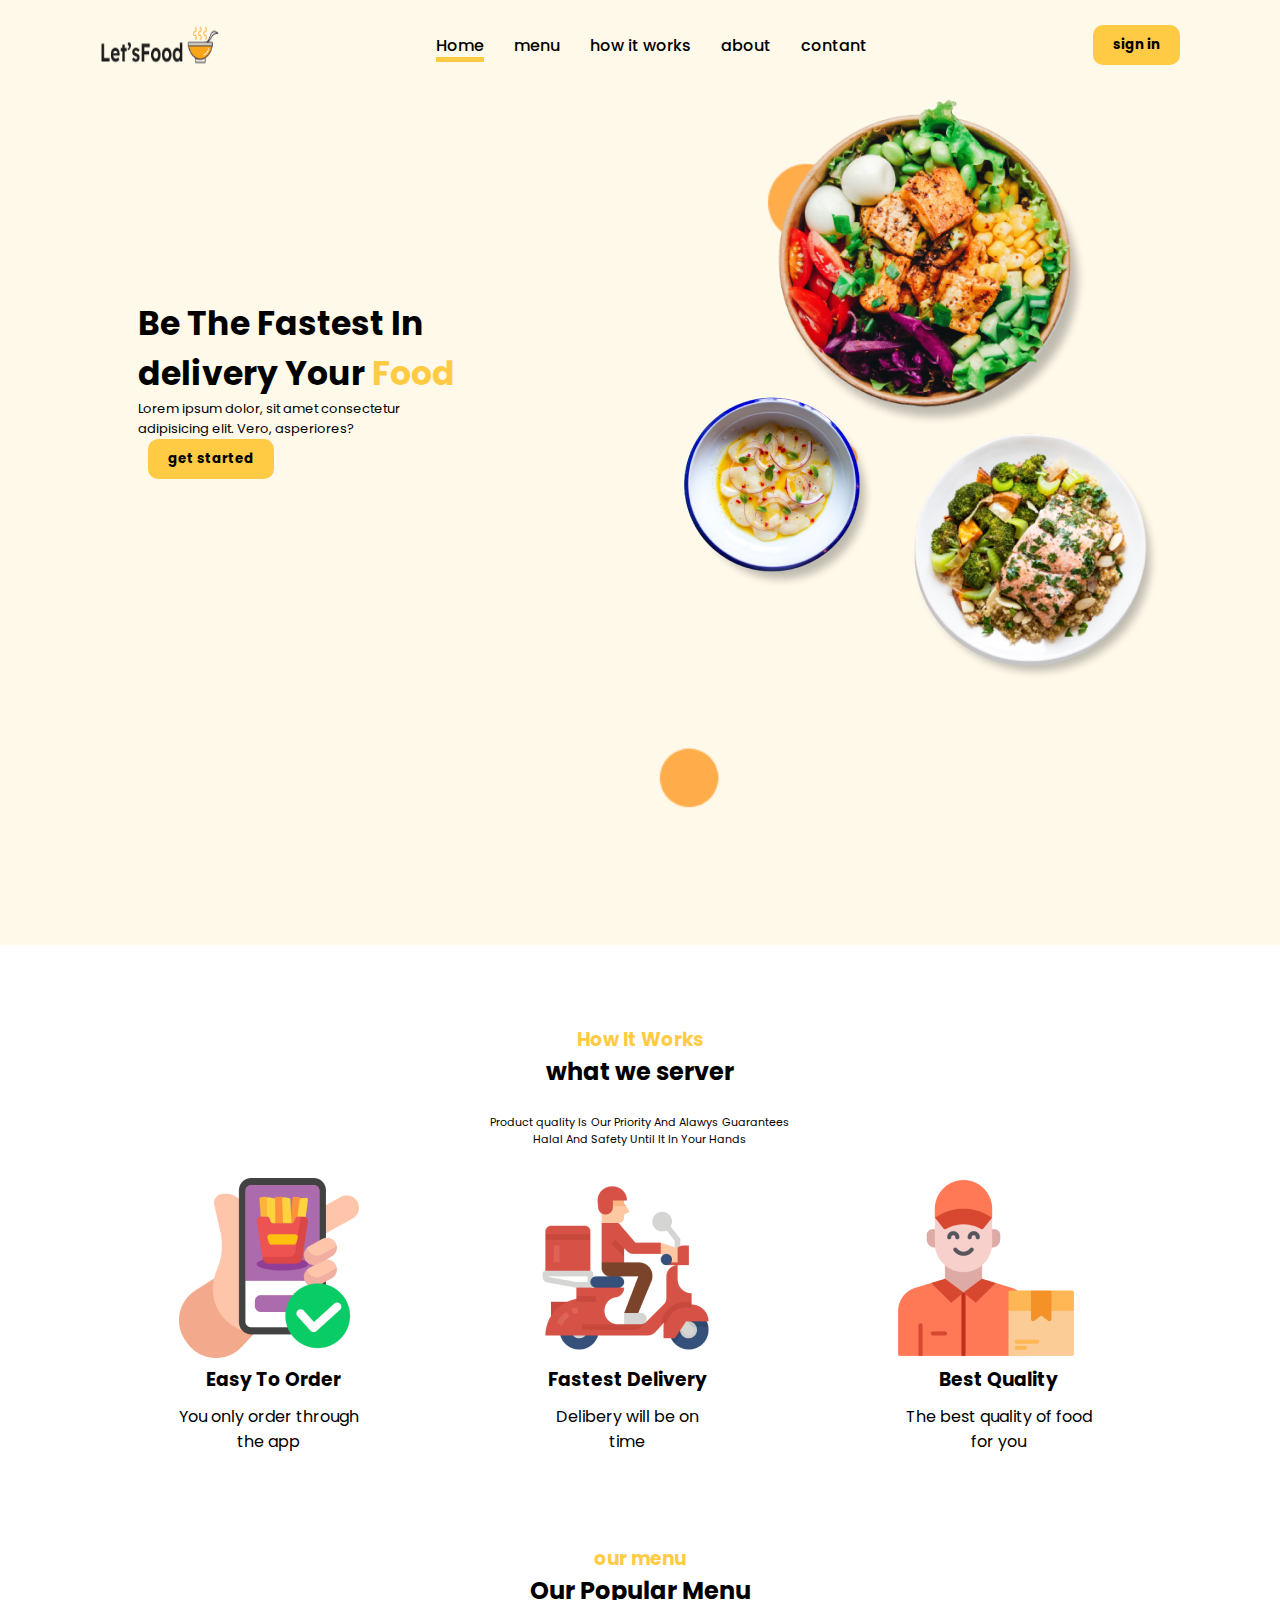
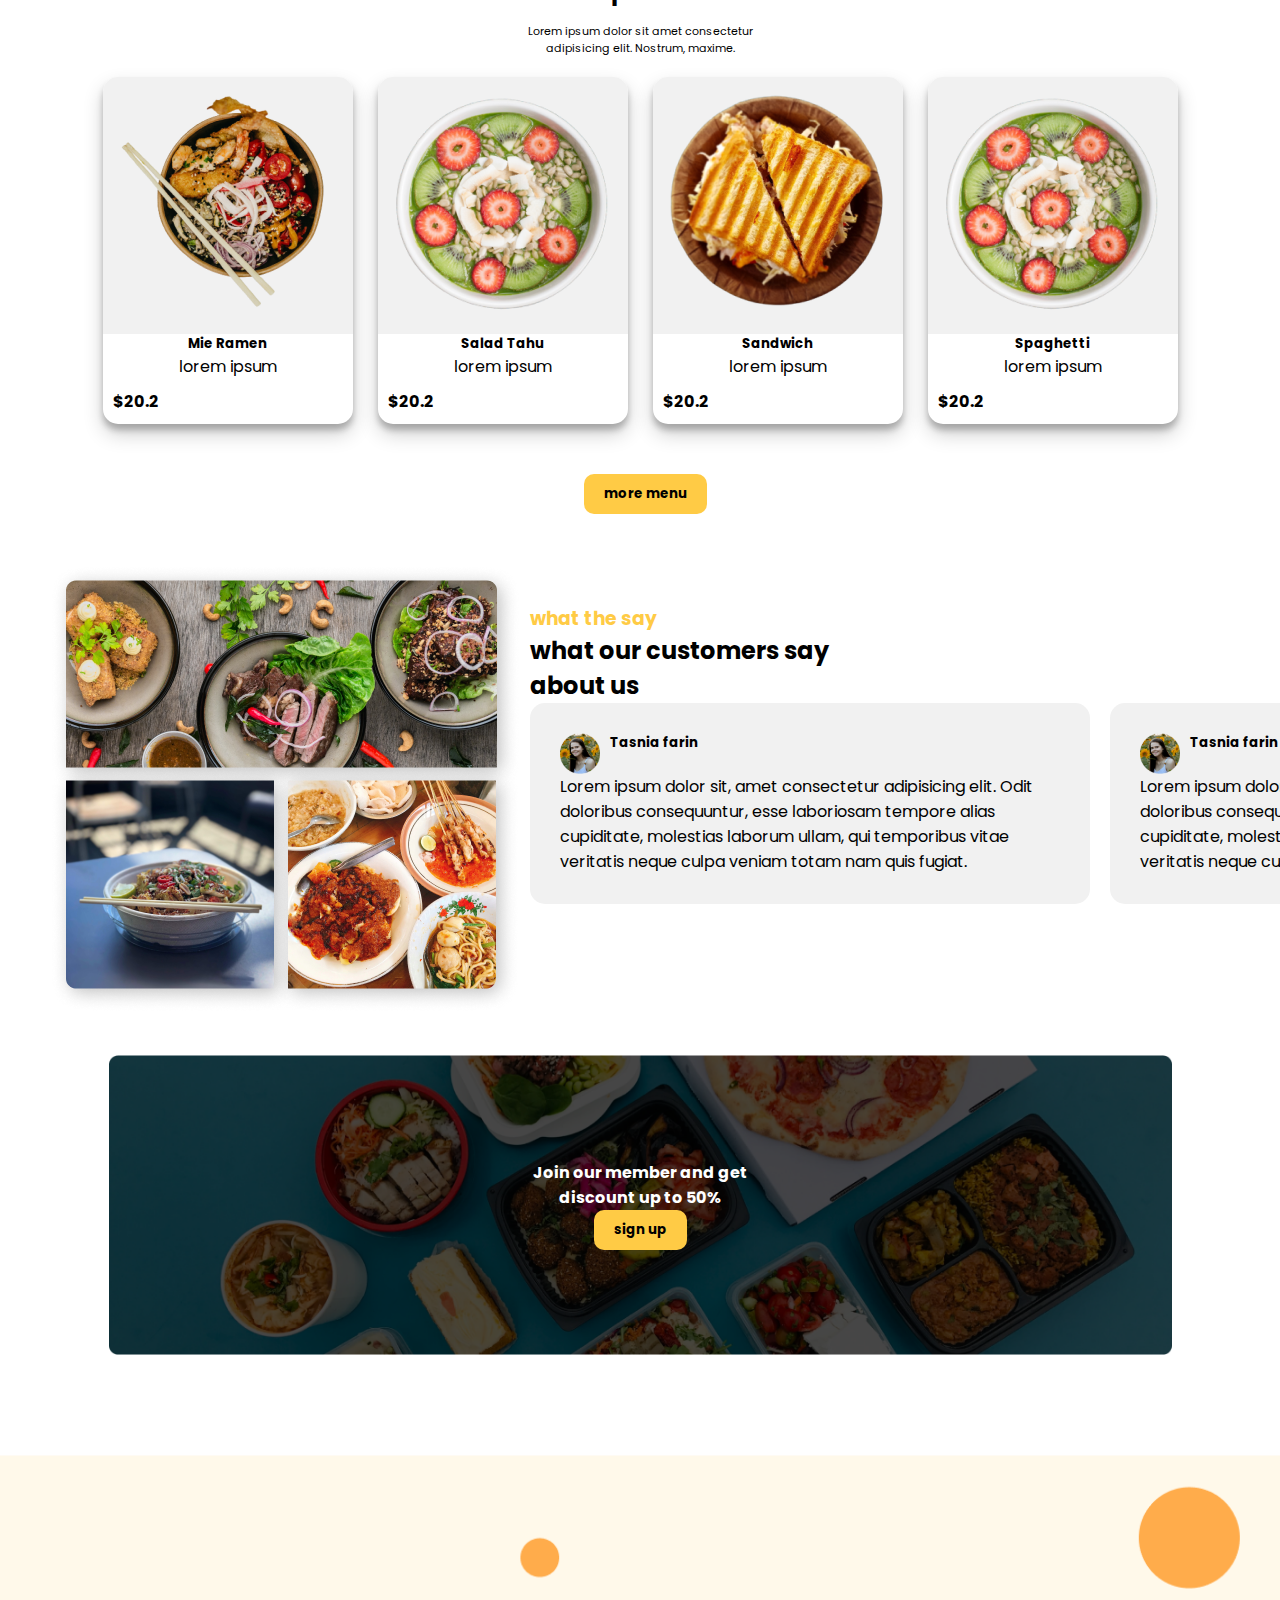
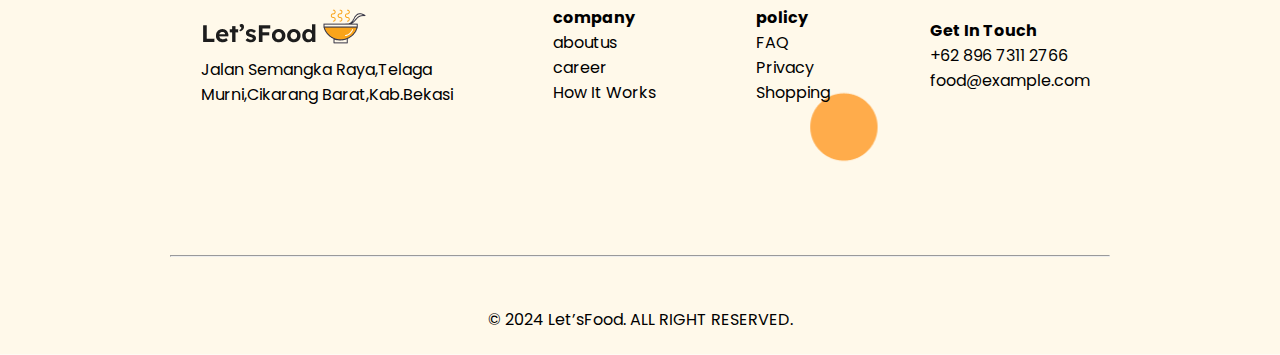
<file: index.html>
<!DOCTYPE html>
<html lang="en">

<head>

    <meta charset="UTF-8">
    <meta name="viewport" content="width=device-width, initial-scale=1.0">
    <title>food cart</title>
    <link rel="stylesheet" href="./style/style.css">
    <link rel="stylesheet" href="https://cdnjs.cloudflare.com/ajax/libs/font-awesome/6.6.0/css/all.min.css"
        integrity="sha512-Kc323vGBEqzTmouAECnVceyQqyqdsSiqLQISBL29aUW4U/M7pSPA/gEUZQqv1cwx4OnYxTxve5UMg5GT6L4JJg=="
        crossorigin="anonymous" referrerpolicy="no-referrer" />
    <link rel="preconnect" href="https://fonts.googleapis.com">
    <link rel="preconnect" href="https://fonts.gstatic.com" crossorigin>
    <link
        href="https://fonts.googleapis.com/css2?family=Poppins:ital,wght@0,100;0,200;0,300;0,400;0,500;0,600;0,700;0,800;0,900;1,100;1,200;1,300;1,400;1,500;1,600;1,700;1,800;1,900&display=swap"
        rel="stylesheet">

</head>

<body>
    <header class="top-header">
        <nav class="nav-container">
            <img height="50px" width="120px" src="./images/logo.png" alt="">
            <ul class="nav-menu">
                <li><a style="border-bottom:5px solid #ffcb45;" href="">Home</a></li>
                <li><a href="">menu</a></li>
                <li><a href="">how it works</a></li>
                <li><a href="">about</a></li>
                <li><a href="">contant</a></li>
            </ul>
            <div class="nav-icon">
                <i class="fa-solid fa-magnifying-glass fa-xl"></i>
                <i class="fa-solid fa-cart-shopping fa-xl"></i>

                <button class="sign-in-button"><i class="fa-solid fa-arrow-right-to-bracket"></i>sign in </button>


            </div>

        </nav>

    </header>
    <main>

        <!-- Hero section -->
        <section class="hero-container">
            <div class="hero-parent">
                <div class="hero-text">
                    <div>
                        <h2 style="font-size: 33px ;line-height: 50px;">Be The Fastest In<br> delivery Your <span
                                style=color:#ffcb45>Food</span></h2>
                        <p style="font-size: 13px;">Lorem ipsum dolor, sit amet consectetur<br> adipisicing elit. Vero,
                            asperiores?</p>
                        <button class="sign-in-button">get started </button>

                    </div>


                </div>
                <div>
                    <img src="./images/img-hero (1).png" alt="">
                </div>
            </div>



        </section>
        <section class="serves-container">
            <h3 style="color: #ffcb45; text-align: center;">How It Works</h3>
            <h2 style="text-align: center;">what we server</h2>
            <p style="font-size: 11px; text-align: center; margin-top: 25px;">Product quality Is Our Priority And Alawys
                Guarantees<br>Halal And Safety Until It In Your Hands</p>
            <section class="image">
                <div>
                    <img src="./images/order 1 (1).png" alt="">
                    <h3 style="margin-left: 10px; text-align: center;">Easy To Order</h3>
                    <p style="margin-top: 10px; text-align: center;">You only order through<br> the app</p>
                </div>
                <div>
                    <img src="./images/delivery 1 (1).png" alt="">
                    <h3 style="text-align: center;">Fastest Delivery</h3>
                    <p style="margin-top: 10px; text-align: center;">Delibery will be on <br>time</p>
                </div>
                <div>
                    <img src="./images/courier 1 (1).png" alt="">
                    <h3 style="text-align: center;">Best Quality</h3>
                    <p style="margin: 10px;text-align: center; ">The best quality of food <br>for you</p>
                </div>

            </section>

        </section>
        <!-- popular menu -->
        <section class="popular-container">
            <h3 style="color: #ffcb45; text-align: center; ">our menu</h3>
            <h2 style="text-align: center;">Our Popular Menu</h2>
            <p style="font-size: 11px; text-align: center; margin-top:15px;">Lorem ipsum dolor sit amet consectetur
                <br>adipisicing elit. Nostrum, maxime.</p>
            <section class="populer-content">
                <div
                    style="box-shadow: rgba(0, 0, 0, 0.19) 0px 10px 20px, rgba(0, 0, 0, 0.23) 0px 6px 6px; border-radius:15px">
                    <div class="img-container">
                        <img src="./images/unsplash_G6wx5j5-dR8.png" alt="">
                    </div>

                    <h5 style="justify-content: center; display: flex;">Mie Ramen</h5>
                    <p style="justify-content: center; display: flex;">lorem ipsum</p>

                    <div class="element">
                        <p style="font-weight: bold;">$20.2</p>
                        <i class="fa-solid fa-heart" style="color: #ffcb45;"></i>
                    </div>
                </div>
                <div
                    style="box-shadow: rgba(0, 0, 0, 0.19) 0px 10px 20px, rgba(0, 0, 0, 0.23) 0px 6px 6px; border-radius:15px">
                    <div class="img-container">
                        <img src="./images/unsplash_zBONkjGFGko (2).png" alt="">
                    </div>

                    <h5 style="justify-content: center; display: flex;">Salad Tahu</h5>
                    <p style="justify-content: center;display: flex;">lorem ipsum</p>
                    <div class="element">
                        <p style="font-weight: bold;">$20.2</p>
                        <i class="fa-solid fa-heart" style="color:#616161 ;"></i>
                    </div>

                </div>
                <div
                    style="box-shadow: rgba(0, 0, 0, 0.19) 0px 10px 20px, rgba(0, 0, 0, 0.23) 0px 6px 6px; border-radius:15px">
                    <div class="img-container">
                        <img src="./images/unsplash_SqYmTDQYMjo (1).png" alt="">
                    </div>
                    <h5 style=" justify-content: center;display: flex;">Sandwich</h5>
                    <p style=" justify-content: center;display: flex;">lorem ipsum</p>
                    <div class="element">
                        <p style="font-weight: bold;">$20.2</p>
                        <i class="fa-solid fa-heart" style="color:#616161;"></i>
                    </div>
                </div>
                <div
                    style="box-shadow: rgba(0, 0, 0, 0.19) 0px 10px 20px, rgba(0, 0, 0, 0.23) 0px 6px 6px; border-radius:15px">
                    <div class="img-container">
                        <img src="./images/unsplash_zBONkjGFGko (2).png" alt="">
                    </div>

                    <h5 style="justify-content: center;display: flex;">Spaghetti</h5>
                    <p style="justify-content: center;display: flex;">lorem ipsum</p>
                    <div class="element">
                        <p style="font-weight: bold;">$20.2</p>
                        <i class="fa-solid fa-heart" style="color:#616161;"></i>
                    </div>

                </div>
            </section>
            <div style="display: flex;justify-content: center; margin-top: 50px;">
                <button class="sign-in-button">more menu</button>
            </div>
        </section>
        <!-- review section -->
        <section class="review-container">
            <div>
                <img src="./images/unsplash_-YHSwy6uqvk (1).png" alt="">
                <div class="next-image">
                    <img src="./images/unsplash_MGFPFWSZfgM (1).png" alt="">
                    <img src="./images/unsplash_K63facPD8gg (1).png" style="position: relative; left: -30px;">
                </div>

            </div>
            <div class="what-about-container">
                <div>
                    <h3 style="color: #ffcb45;margin-left: -40px;">what the say</h3>
                    <h2 style="margin-left: -40px;">what our customers say<br>about us</h2>
                    <div class="what-container">
                        <div class="what-card">
                            <div style="display: flex; gap: 10px;">
                                <img src="./images/unsplash_Xbe20Z_DlDs (1).png" style="width: 40px;">
                                <div>
                                    <h5>Tasnia farin</h5>
                                    <i class="fa-solid fa-star" style="color: #ffcb45;"></i>
                                    <i class="fa-solid fa-star" style="color: #ffcb45;"></i>
                                    <i class="fa-solid fa-star" style="color: #ffcb45;"></i>
                                    <i class="fa-solid fa-star" style="color: #ffcb45;"></i>

                                </div>

                            </div>

                            <p>Lorem ipsum dolor sit, amet consectetur adipisicing elit. Odit doloribus consequuntur,
                                esse laboriosam tempore alias cupiditate,
                                molestias laborum ullam, qui temporibus vitae veritatis
                                neque culpa veniam totam nam quis fugiat.</p>
                        </div>
                        <div class="what-card">
                            <div style="display: flex; gap: 10px;">
                                <img src="./images/unsplash_Xbe20Z_DlDs (1).png" style="width: 40px;">
                                <div>
                                    <h5>Tasnia farin</h5>
                                    <i class="fa-solid fa-star" style="color: #ffcb45;"></i>
                                    <i class="fa-solid fa-star" style="color: #ffcb45;"></i>
                                    <i class="fa-solid fa-star" style="color: #ffcb45;"></i>
                                    <i class="fa-solid fa-star" style="color: #ffcb45;"></i>

                                </div>

                            </div>

                            <p>Lorem ipsum dolor sit, amet consectetur adipisicing elit. Odit doloribus consequuntur,
                                esse laboriosam tempore alias cupiditate,
                                molestias laborum ullam, qui temporibus vitae veritatis
                                neque culpa veniam totam nam quis fugiat.</p>
                        </div>

                    </div>
                </div>


            </div>

            </div>
        </section>
        <!--Discount-section -->
        <section class="discount">


            <div class="member-container">
                <div>
                    <h4 style="color: white;text-align: center;">Join our member and get <br> discount up to 50%
                    </h4>
                    <button class="sign-in-button" style="display: block; margin: auto;">sign up</button>
                </div>
            </div>
        </section>
    </main>
    <!-- footer-section-->
    <section class="first">
        <div class="privacy">
            <div>
                <div style="margin-left: 10px;">
                    <img src="./images/logo.png" alt="">
                    <p>Jalan Semangka Raya,Telaga<br>Murni,Cikarang Barat,Kab.Bekasi</p>
                </div>
                <div style="margin-left: 10px;">
                    <i class="fa-brands fa-instagram fa-xl"></i>
                    <i class="fa-brands fa-facebook" style="color: #ffcb45;"></i>
                    <i class="fa-brands fa-square-twitter"></i>
                </div>
            </div>
            <div>
                <h4>company</h4>
                <p>aboutus<br>career<br>How It Works</p>

            </div>
            <div>
                <h4>policy</h4>
                <p>FAQ<br>Privacy<br>Shopping</p>
            </div>
            <div>
                <h4>Get In Touch</h4>
                <p>+62 896 7311 2766<br>food@example.com</p>
            </div>
        </div>

        <hr style="margin: 0 170px; background-color: #616161;">

        <p style="text-align: center;margin-top: 50px;">&copy 2024 Let’sFood. ALL RIGHT RESERVED.</p>

    </section>


</body>

</html>
</file>
<file: style/style.css>
* {
    margin: 0px;
    font-family: poppins;
}

body {
    overflow-x: hidden;
}

.top-header {
    background-color: #fff9ea;
    height: 90px;


}

.nav-container {
    display: flex;
    justify-content: space-between;
    height: 90px;
    align-items: center;
    margin-left: 50px;
    margin-right: 50px;
    margin: 0px 100px;

}

ul>li {
    list-style: none;
}

ul a {
    text-decoration: none;
    color: black;
    font-weight: 500;
}

.nav-menu {
    display: flex;
    gap: 30px;
    text-decoration: none;
    font-weight: bold;
}

.sign-in-button {
    padding: 10px 20px;
    border-radius: 10px;
    background-color: #ffcb45;
    border: none;
    font-weight: bold;
    margin-left: 10px;
}

.nav-icon {
    display: flex;
    gap: 20px;
    align-items: center;
}

.hero-container {
    background-image: url('../images/shapes\ \(1\).png');
    height: 95vh;
    background-size: cover;
    background-position: center;

}

.hero-parent {
    display: flex;
    justify-content: space-around;
}

.hero-text {
    display: flex;
    align-items: center;
    margin-left: 30px;
}

.serves-container {
    margin-top: 80px;
}

.image {
    display: flex;
    justify-content: space-evenly;
    margin-top: 30px;
}

/* popular menu */
.popular-container {
    margin-top: 80px;
}

.populer-content {
    display: flex;
    justify-content: center;
    gap: 25px;
    margin-top: 20px;


}

.img-container {
    background-color: #f1f1f1;
    padding: 10px;
    border-radius: 15px 15px 0px 0px;
    gap: 30%;



}

.element {
    display: flex;
    justify-content: space-between;
    margin: 10px 10px;
}

button {
    display: flex;
    justify-content: center;
}

/* review section */


.what-about-container {
    margin-top: 40px;
}

.what-container {
    display: flex;
    gap: 20px;
    position: relative;
    left: -40px;
}

.next-image {
    position: relative;
    bottom: 35px;
    width: 520px;

}

.what-card {
    background-color: #f1f1f1;
    padding: 30px;
    border-radius: 15px;
    width: 500px;
}

.review-container {
    margin-left: 50px;
    display: flex;
    margin-top: 50px;
}

/* doscount-section */
.discount {
    background-image: url("../images/unsplash_2lWGQ02DGL8.png");
    background-repeat: no-repeat;
    /* background-attachment: fixed; */
    background-position: center;
    background-size: contain;
    height: 300px;
    margin-bottom: 100px;
}
.member-container{
    height: 100%;
    display: flex;
    align-items: center;
    justify-content: center;

}

/* footer-section */
.first {
    background-image: url("../images/bg-image.png");
    background-size: cover;
    height: 500px;

}

.privacy {
    display: flex;
    justify-content: center;
    height: 80%;
    gap: 100px;
    align-items: center;

}
</file>
